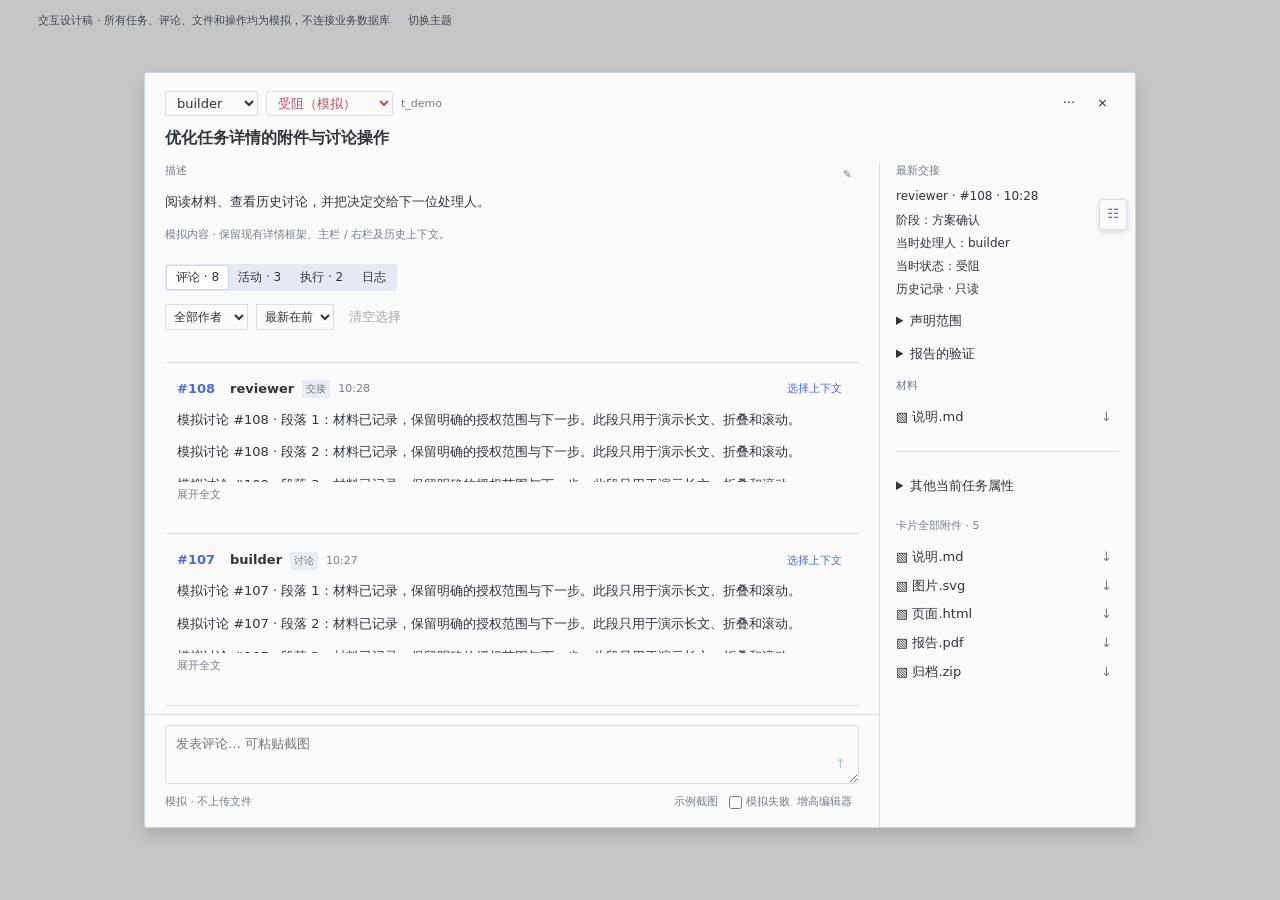
<file: openspec/changes/fix-kanban-discussion-interactions/visual/interaction-v2.html>
<!doctype html>
<html lang="zh-CN"><meta charset="utf-8"><meta name="viewport" content="width=device-width,initial-scale=1"><title>任务详情 · 第二版待确认交互稿</title>
<style>
:root{color-scheme:light;--bg:#fafafa;--text:#30343b;--muted:#777e87;--line:#dadfe7;--accent:#496dce;--soft:#edf2ff}*{box-sizing:border-box}body{margin:0;background:#c6c6c6;color:var(--text);font:13px/1.6 system-ui,sans-serif}button,input,select,textarea{font:inherit;color:inherit}button,select{cursor:pointer}button{border:0;background:transparent;padding:4px 7px}button:hover{background:#edf0f6}button:focus-visible,input:focus-visible,select:focus-visible,textarea:focus-visible{outline:2px solid var(--accent);outline-offset:2px}button:disabled{opacity:.4;cursor:default}.notice{position:fixed;top:8px;left:3vw;color:#414752;font-size:11px}.drawer{width:min(992px,94vw);height:min(84vh,864px);margin:8vh auto;background:var(--bg);border:1px solid #ccd4e8;border-radius:3px;box-shadow:0 8px 16px #0002;display:flex;flex-direction:column;overflow:hidden}header{padding:16px 20px 12px;flex:none}.meta{display:flex;align-items:center;gap:8px}.status{color:#be505b;background:#fce7e8;padding:3px 8px;border-radius:3px}.id,.quiet{color:var(--muted);font-size:11px}.spacer{flex:1}h1{font-size:16px;line-height:1.5;margin:8px 0 0;font-weight:600}.columns{display:flex;flex:1;min-height:0}.main{display:flex;flex-direction:column;min-width:0;flex:1;min-height:0}.scroll{overflow:auto;padding:0 20px 20px;flex:1;min-height:0}.label{color:var(--muted);font-size:11px;margin:0 0 8px}section{margin-bottom:20px}aside{width:256px;flex:none;border-left:1px solid var(--line);padding:0 16px 20px;overflow:auto}.tabs{display:flex;gap:1px;background:#e4e9f4;padding:2px;width:max-content;border-radius:3px;margin-bottom:12px}.tabs button{font-size:12px;padding:2px 9px}.tabs [aria-selected=true]{background:white;box-shadow:0 0 0 1px #ccd5ee;border-radius:2px}.toolbar{display:flex;gap:8px;align-items:center;flex-wrap:wrap;margin-bottom:12px}.toolbar select,.toolbar input{border:1px solid var(--line);background:var(--bg);padding:4px;width:auto;font-size:12px}.toolbar input{width:65px}.floor{border-top:1px solid var(--line);border-left:2px solid transparent;padding:12px 10px 14px;margin:0 0 12px;scroll-margin-top:12px;outline:none}.floor.selected{border-left-color:var(--accent);background:var(--soft)}.floor.located{outline:2px solid var(--accent);outline-offset:-2px}.floor-head{display:flex;align-items:center;gap:8px;margin-bottom:6px}.number{font-weight:600;font-variant-numeric:tabular-nums;color:var(--accent);padding-left:0}.tag{font-size:10px;background:#e9edf3;color:#6f7681;padding:1px 4px}.body{overflow:hidden;max-height:72px;overflow-wrap:anywhere}.body.open{max-height:none}.body p{margin:0 0 12px}.disclosure{font-size:11px;color:var(--muted);padding-left:0}.select-comment{margin-left:auto;color:var(--accent);font-size:11px}.composer{flex:none;border-top:1px solid var(--line);padding:10px 20px 12px;background:var(--bg)}.editor{position:relative}textarea{display:block;width:100%;min-height:42px;max-height:140px;resize:vertical;border:1px solid var(--line);border-radius:3px;background:transparent;padding:8px 42px 8px 10px}#send{position:absolute;right:6px;bottom:6px;color:var(--accent)}.composer-foot{display:flex;align-items:center;margin-top:5px;font-size:11px;color:var(--muted)}.attachment{display:flex;align-items:center;gap:3px}.filename{text-align:left;min-width:0;flex:1;overflow:hidden;text-overflow:ellipsis;white-space:nowrap;padding-left:0}.save{color:var(--muted)}.properties{border-top:1px solid var(--line);padding-top:12px}.assignment{display:flex;align-items:center;gap:8px}.assignment select{border:1px solid var(--line);background:transparent;padding:3px}details{margin:12px 0}summary{cursor:pointer}.context p{margin:4px 0;font-size:12px}.context code{font-size:11px;overflow-wrap:anywhere}#feedback{min-height:18px;color:var(--accent);font-size:11px}dialog{width:min(650px,90vw);border:1px solid var(--line);border-radius:4px;background:var(--bg);padding:18px}dialog::backdrop{background:#0005}dialog h2{margin:0 0 12px;font-size:16px}.dialog-actions{display:flex;justify-content:flex-end;gap:8px;margin-top:14px}.primary{color:var(--accent);background:var(--soft)}#previewBody{max-height:55vh;overflow:auto}#previewBody iframe{width:100%;height:40vh;border:0}#previewBody img{max-width:100%}#previewBody pre{white-space:pre-wrap}body.dark{--bg:#181b21;--text:#d7dce4;--muted:#949ba7;--line:#353c48;--accent:#91aaff;--soft:#222e48;background:#0d1016}.dark button:hover,.dark .tabs{background:#2a303c}.dark .tabs [aria-selected=true]{background:#393f4c}.dark .toolbar input,.dark .toolbar select{color-scheme:dark}.dark .tag{background:#303845;color:#bec6d2}@media(max-width:700px){.drawer{height:90dvh;margin:5dvh auto}.columns{display:flex;flex-direction:column;overflow:auto}.main{display:contents}.scroll{flex:none;overflow:visible;padding-bottom:8px}aside{width:100%;border-left:0;border-top:1px solid var(--line);padding:14px 20px;overflow:visible}.composer{order:2}.columns>.main>.composer{display:none}.drawer>.composer{display:block}.notice{font-size:10px;top:0}header{padding:12px 16px}.floor-head{flex-wrap:wrap}}@media(min-width:701px){.drawer>.composer{display:none}}@media(prefers-reduced-motion:reduce){*{scroll-behavior:auto!important}}

.drawer{position:relative}.meta{flex-wrap:wrap}.meta select{max-width:160px;background:var(--bg);border:1px solid var(--line);padding:3px 7px}
.toc{position:absolute;right:8px;top:126px;z-index:3;display:flex;align-items:flex-start;flex-direction:row-reverse;gap:4px}.toc-trigger{background:var(--bg);box-shadow:0 2px 6px #0002;border:1px solid var(--line);color:var(--accent);border-radius:3px}.toc-panel{background:var(--bg);box-shadow:0 4px 14px #0002;border:1px solid var(--line);padding:10px;width:min(210px,70vw);max-height:40vh;overflow:auto;opacity:0;transform:translateX(8px);transition:opacity 120ms ease,transform 120ms ease;visibility:hidden;pointer-events:none}.toc:hover .toc-panel,.toc:focus-within .toc-panel,.toc[data-open=true] .toc-panel{opacity:1;transform:translateX(0);visibility:visible;pointer-events:auto}.toc:not(:hover):not(:focus-within):not([data-open=true]) .toc-panel{visibility:hidden}.toc-panel input{width:66px;background:var(--bg);border:1px solid var(--line)}.toc-row{display:block;width:100%;text-align:left;white-space:nowrap}.toc-row[aria-current=true]{color:var(--accent);background:var(--soft)}.toc-row.filtered{color:var(--muted)}.pending-images{display:flex;gap:8px;flex-wrap:wrap;max-height:100px;overflow:auto}.pending-images:empty{display:none}.image-chip{display:flex;align-items:center;gap:5px}.image-chip img,.posted-image{height:54px;max-width:90px;object-fit:contain}.paste-error{color:#b34a50}.composer-foot{flex-wrap:wrap}.composer-foot label{display:flex;align-items:center}.composer-foot input{margin:0 4px} .dark .toc-panel,.dark .toc-trigger{background:var(--bg)}
@media(max-width:700px){.toc{top:120px;right:6px}.scroll,aside{padding-right:52px}.toc-panel{max-height:32vh}}
.toc[data-open=false] .toc-panel{opacity:0;transform:translateX(8px);visibility:hidden;pointer-events:none}
@media(prefers-reduced-motion:reduce){.toc-panel{transition:none;transform:none!important}}
</style>
<body><div class="notice">交互设计稿 · 所有任务、评论、文件和操作均为模拟，不连接业务数据库　<button id="theme">切换主题</button></div>
<div class="drawer"><nav class="toc" data-open="false" aria-label="楼层目录"><button class="toc-trigger" id="tocTrigger" aria-label="打开楼层目录" aria-expanded="false" aria-controls="tocPanel">☷</button><div class="toc-panel" id="tocPanel" inert><div class="label">楼层目录</div><label for="jump">跳至 #</label> <input id="jump" type="number" min="1" placeholder="108"><button id="go">定位</button><div id="tocRows"></div></div></nav><header><div class="meta"><select id="assignee" aria-label="当前处理人"><option>builder</option><option>reviewer</option></select><select id="demoStatus" class="status" aria-label="模拟卡片状态"><option value="blocked">受阻（模拟）</option><option value="running">处理中（模拟）</option></select><span class="id">t_demo</span><span class="spacer"></span><button aria-label="任务操作">···</button><button aria-label="关闭详情" onclick="document.getElementById('feedback').textContent='演示：关闭详情；未操作真实卡片'">×</button></div><h1>优化任务详情的附件与讨论操作</h1></header><div class="columns"><main class="main"><div class="scroll" id="scroll"><section><div class="label">描述 <button style="float:right" aria-label="编辑描述" onclick="document.getElementById('feedback').textContent='演示：保留现有描述编辑，不改本次范围'">✎</button></div><p>阅读材料、查看历史讨论，并把决定交给下一位处理人。</p><p class="quiet">模拟内容 · 保留现有详情框架、主栏 / 右栏及历史上下文。</p></section><div class="tabs" role="tablist"><button role="tab" aria-selected="true" data-tab="comments">评论 · 8</button><button role="tab" aria-selected="false" data-tab="activity">活动 · 3</button><button role="tab" aria-selected="false" data-tab="runs">执行 · 2</button><button role="tab" aria-selected="false" data-tab="log">日志</button></div><div id="discussion"><div class="toolbar"><select id="author" aria-label="作者筛选"><option value="">全部作者</option><option>builder</option><option>reviewer</option></select><select id="order" aria-label="评论排序"><option value="newest">最新在前</option><option value="oldest">最早在前</option></select><button id="clear">清空选择</button></div><div id="feedback" role="status" aria-live="polite"></div><div id="floors"></div></div><section id="other" hidden></section></div><div class="composer" id="wideComposer"></div></main><aside><section class="context"><div class="label" id="contextTitle">最新交接</div><p id="contextWho">reviewer · #108 · 10:28</p><p>阶段：方案确认</p><p>当时处理人：builder</p><p>当时状态：受阻</p><p>历史记录 · 只读</p><details><summary>声明范围</summary><p>仅模拟交互，不代表允许实现或发布。</p></details><details><summary>报告的验证</summary><p>本稿只验证设计行为，不是产品验收。</p></details><div class="label">材料</div><div class="attachment"><button class="filename" data-file="说明.md">▧ 说明.md</button><button class="save" data-save="说明.md" aria-label="保存 说明.md">↓</button></div></section><section class="properties"><details><summary>其他当前任务属性</summary><p>优先级：普通</p><p class="quiet">工作目录：/模拟/工作目录</p><p>模型：按处理人默认设置</p></details></section><section><div class="label">卡片全部附件 · 5</div><div id="files"></div></section></aside></div><div class="composer" id="narrowComposer"></div></div>
<dialog id="preview"><div class="meta"><h2 id="previewTitle"></h2><span class="spacer"></span><button id="closePreview" aria-label="关闭预览">×</button></div><div id="previewBody"></div><div class="dialog-actions"><button id="failPreview">模拟读取失败</button><button id="retryPreview" hidden>重试</button><button id="savePreview">另存为</button></div></dialog>
<dialog id="confirm"><h2>目标被筛选隐藏</h2><p>显示全部作者后定位，不更改已选上下文。</p><div class="dialog-actions"><button id="cancelConfirm">取消</button><button class="primary" id="acceptConfirm">显示全部并定位</button></div></dialog>
<script>
const $=s=>document.querySelector(s);let selected=null,expanded=new Set(),target=null,currentFile='',previousAssignee='builder',confirmation=null;
const comments=Array.from({length:8},(_,i)=>({id:101+i,author:i%2?'reviewer':'builder',body:Array.from({length:14},(_,n)=>`<p>模拟讨论 #${101+i} · 段落 ${n+1}：材料已记录，保留明确的授权范围与下一步。此段只用于演示长文、折叠和滚动。</p>`).join('')}));
function render(){renderToc();const rows=comments.filter(c=>!$('#author').value||c.author===$('#author').value).sort((a,b)=>$('#order').value==='oldest'?a.id-b.id:b.id-a.id);$('#floors').innerHTML=rows.map(c=>`<article class="floor ${selected===c.id?'selected':''}" data-id="${c.id}" tabindex="-1"><div class="floor-head"><button class="number" data-locate="${c.id}" aria-label="定位楼层 ${c.id}">#${c.id}</button><strong>${c.author}</strong><span class="tag">${c.id===108?'交接':'讨论'}</span><span class="quiet">10:${c.id-80}</span><button class="select-comment" data-select="${c.id}" aria-pressed="${selected===c.id}">${selected===c.id?'已选上下文':'选择上下文'}</button></div><div id="body-${c.id}" class="body ${expanded.has(c.id)?'open':''}">${c.body}</div><button class="disclosure" data-toggle="${c.id}" aria-controls="body-${c.id}" aria-expanded="${expanded.has(c.id)}">${expanded.has(c.id)?'收起':'展开全文'}</button></article>`).join('');$('#clear').disabled=selected===null;$('#contextTitle').textContent=selected?'所选上下文':'最新交接';const c=comments.find(c=>c.id===(selected||108));$('#contextWho').textContent=`${c.author} · #${c.id} · 10:${c.id-80}`}
function locate(id){const c=comments.find(c=>c.id===id);if(!c){$('#feedback').textContent=`没有 #${id}，检查编号后重试`;return}if($('#author').value&&$('#author').value!==c.author){target=id;$('#confirm h2').textContent=`#${id} 被筛选隐藏`;$('#confirm p').textContent='显示全部作者后定位，不更改已选上下文。';$('#acceptConfirm').textContent='显示全部并定位';confirmation=()=>{$('#author').value='';locate(id)};$('#confirm').showModal();return}expanded.add(id);showTab('comments');render();const row=$(`[data-id="${id}"]`);row.classList.add('located');row.scrollIntoView({block:'start',behavior:'instant'});row.focus({preventScroll:true});$('#feedback').textContent=`已定位 #${id}`;document.querySelectorAll('[data-toc]').forEach(b=>b.setAttribute('aria-current',+b.dataset.toc===id));closeToc()}
$('#floors').onclick=e=>{const b=e.target.closest('button');if(!b)return;if(b.dataset.toggle){const id=+b.dataset.toggle;expanded.has(id)?expanded.delete(id):expanded.add(id);const body=$('#body-'+id);body.classList.toggle('open',expanded.has(id));b.textContent=expanded.has(id)?'收起':'展开全文';b.setAttribute('aria-expanded',expanded.has(id));return}if(b.dataset.select){selected=selected===+b.dataset.select?null:+b.dataset.select;render()}if(b.dataset.locate)locate(+b.dataset.locate)};
$('#author').onchange=()=>{if(selected&&comments.find(c=>c.id===selected).author!==$('#author').value&&$('#author').value)selected=null;render()};$('#order').onchange=render;$('#clear').onclick=()=>{selected=null;render()};$('#go').onclick=()=>locate(+$('#jump').value);$('#jump').onkeydown=e=>{if(e.key==='Enter')locate(+$('#jump').value)};$('#cancelConfirm').onclick=()=>{$('#confirm').close();$('#assignee').value=previousAssignee};$('#acceptConfirm').onclick=()=>{$('#confirm').close();confirmation?.()};$('#confirm').addEventListener('cancel',()=>{$('#assignee').value=previousAssignee});
function showTab(tab){document.querySelectorAll('[data-tab]').forEach(b=>b.setAttribute('aria-selected',b.dataset.tab===tab));$('#discussion').hidden=tab!=='comments';$('#other').hidden=tab==='comments';$('#other').textContent={activity:'模拟活动：创建 → 请求批准 → 等待决定',runs:'模拟执行：2 次记录。保留现有运行信息。',log:'模拟日志：只在查看时读取；此稿无真实请求。'}[tab]||''}document.querySelectorAll('[data-tab]').forEach(b=>b.onclick=()=>showTab(b.dataset.tab));
const names=['说明.md','图片.svg','页面.html','报告.pdf','归档.zip'];$('#files').innerHTML=names.map(n=>`<div class="attachment"><button class="filename" data-file="${n}">▧ ${n}</button><button class="save" data-save="${n}" aria-label="保存 ${n}">↓</button></div>`).join('');
function data(n){return n.endsWith('.svg')?'<svg xmlns="http://www.w3.org/2000/svg" width="360" height="180"><rect width="360" height="180" fill="#edf2ff"/><text x="30" y="90" font-size="22">模拟图片附件</text></svg>':n.endsWith('.html')?'<!doctype html><meta charset="utf-8"><h1>模拟 HTML 附件</h1><p>本演示预览不执行文件脚本、不访问网络。</p>':'模拟附件材料，仅供设计演示，不是真实 PDF / ZIP 文件。'}
function save(n){const blob=new Blob([data(n)],{type:n.endsWith('.svg')?'image/svg+xml':n.endsWith('.html')?'text/html':'text/plain'});const url=URL.createObjectURL(blob);const a=document.createElement('a');a.href=url;a.download=n.endsWith('.pdf')||n.endsWith('.zip')?n+'.模拟.txt':n;a.click();setTimeout(()=>URL.revokeObjectURL(url),1000);$('#feedback').textContent='模拟保存已请求；是否保存或取消由浏览器决定'}
function openFile(n){currentFile=n;$('#previewTitle').textContent=n+' · 模拟附件';$('#retryPreview').hidden=true;$('#previewBody').replaceChildren();if(n.endsWith('.html')){const f=document.createElement('iframe');f.setAttribute('sandbox','');f.srcdoc='<meta http-equiv="Content-Security-Policy" content="default-src \'none\'; style-src \'unsafe-inline\'">'+data(n);$('#previewBody').append(f)}else if(n.endsWith('.svg')){const im=document.createElement('img');im.alt='模拟图片附件';im.src='data:image/svg+xml,'+encodeURIComponent(data(n));$('#previewBody').append(im)}else{const p=document.createElement('pre');p.textContent=n.endsWith('.pdf')?'模拟 PDF 预览位置；真实产品将复用已有 PDF 阅读器，此稿不伪造 PDF 成功。':n.endsWith('.zip')?'此类型不能预览。可选择另存为；不会自动打开系统程序。':'# 模拟说明\n\n材料只用于确认交互，不代表产品已实现。';$('#previewBody').append(p)}if(!$('#preview').open)$('#preview').showModal()}
document.addEventListener('click',e=>{const b=e.target.closest('button');if(b?.dataset.file)openFile(b.dataset.file);if(b?.dataset.save)save(b.dataset.save)});$('#closePreview').onclick=()=>$('#preview').close();$('#savePreview').onclick=()=>save(currentFile);$('#failPreview').onclick=()=>{$('#previewBody').textContent='读取失败（模拟）。可以重试或关闭，原讨论位置仍保留。';$('#retryPreview').hidden=false};$('#retryPreview').onclick=()=>openFile(currentFile);
$('#assignee').onchange=()=>{const next=$('#assignee').value;const apply=()=>{previousAssignee=next;$('#feedback').textContent=`模拟分配给 ${next}；不改变真实任务和批准范围`};if($('#demoStatus').value==='running'){$('#confirm h2').textContent='停止当前处理并重新分配？';$('#confirm p').textContent='这不是预约下一阶段：当前处理将停止，之后仍按任务规则安排。';$('#acceptConfirm').textContent='停止并重新分配';confirmation=apply;$('#confirm').showModal()}else apply()};$('#theme').onclick=()=>document.body.classList.toggle('dark');
let draft='',images=[],imageSerial=0;
const escapeHtml=s=>s.replace(/[&<>"']/g,c=>({'&':'&amp;','<':'&lt;','>':'&gt;','"':'&quot;',"'":'&#39;'}[c]));
function composerMarkup(){return '<div class="pending-images"></div><div class="editor"><textarea aria-label="发表评论" placeholder="发表评论… 可粘贴截图"></textarea><button aria-label="发表模拟评论" class="sendButton" style="position:absolute;right:6px;bottom:6px;color:var(--accent)" disabled>↑</button></div><div class="paste-error" role="status"></div><div class="composer-foot"><span>模拟 · 不上传文件</span><span class="spacer"></span><button class="demo-image">示例截图</button><label><input type="checkbox" class="fail-upload">模拟失败</label><button class="grow">增高编辑器</button></div>'}
function syncDraft(){document.querySelectorAll('textarea').forEach(t=>{if(t.value!==draft)t.value=draft});document.querySelectorAll('.sendButton').forEach(b=>b.disabled=!draft.trim()&&!images.length);document.querySelectorAll('.pending-images').forEach(el=>{el.replaceChildren();for(const im of images){const chip=document.createElement('div');chip.className='image-chip';const img=document.createElement('img');img.src=im.url;img.alt=im.name;const text=document.createElement('span');text.textContent=im.name;const remove=document.createElement('button');remove.textContent='×';remove.setAttribute('aria-label','移除 '+im.name);remove.onclick=()=>{images=images.filter(i=>i.id!==im.id);syncDraft()};chip.append(img,text,remove);el.append(chip)}})}
function addImage(file){if(file.size>25*1024*1024){document.querySelectorAll('.paste-error').forEach(e=>e.textContent='图片超过25 MB，未加入；原草稿保留');return}const reader=new FileReader();reader.onload=()=>{images.push({id:++imageSerial,name:file.name||'剪贴板图片.png',url:reader.result});syncDraft()};reader.readAsDataURL(file)}
function renderToc(){const rows=[...comments].sort((a,b)=>$('#order').value==='oldest'?a.id-b.id:b.id-a.id);$('#tocRows').innerHTML=rows.map(c=>`<button class="toc-row ${$('#author').value&&$('#author').value!==c.author?'filtered':''}" data-toc="${c.id}">#${c.id} · ${c.author}${$('#author').value&&$('#author').value!==c.author?' · 已隐藏':''}</button>`).join('')}
const toc=$('.toc'),panel=$('#tocPanel');let tocPinned=false;
function setToc(open){panel.inert=!open;toc.dataset.open=String(open);$('#tocTrigger').setAttribute('aria-expanded',String(open))}
function closeToc(){tocPinned=false;toc.dataset.open='false';setToc(false)}
toc.onmouseenter=()=>setToc(true);toc.onmouseleave=()=>{if(!tocPinned&&!toc.contains(document.activeElement))setToc(false)};toc.onfocusin=()=>setToc(true);toc.onfocusout=e=>{if(!tocPinned&&!toc.contains(e.relatedTarget)&&!toc.matches(':hover'))setToc(false)};
$('#tocTrigger').onclick=()=>{tocPinned=!tocPinned;toc.dataset.open=String(tocPinned);setToc(tocPinned||toc.matches(':hover'))};toc.onkeydown=e=>{if(e.key==='Escape'){e.stopPropagation();$('#tocTrigger').focus();closeToc()}};$('#tocRows').onclick=e=>{const b=e.target.closest('[data-toc]');if(b)locate(+b.dataset.toc)};
['wideComposer','narrowComposer'].forEach(id=>{const c=$('#'+id);c.innerHTML=composerMarkup();const editor=c.querySelector('textarea');editor.oninput=e=>{draft=e.target.value;syncDraft()};editor.onpaste=e=>{const items=[...(e.clipboardData?.items||[])];let files=items.filter(i=>i.kind==='file'&&i.type.startsWith('image/')).map(i=>i.getAsFile()).filter(Boolean);if(!files.length)files=[...(e.clipboardData?.files||[])].filter(f=>f.type.startsWith('image/'));if(!files.length)return;e.preventDefault();files.forEach(addImage);const text=e.clipboardData.getData('text/plain');if(text){const a=editor.selectionStart,b=editor.selectionEnd;draft=draft.slice(0,a)+text+draft.slice(b);syncDraft()}};
c.querySelector('.demo-image').onclick=()=>addImage(new File(['<svg xmlns="http://www.w3.org/2000/svg" width="160" height="90"><rect width="160" height="90" fill="#edf2ff"/><text x="12" y="48" font-size="14">模拟截图</text></svg>'],'示例截图.svg',{type:'image/svg+xml'}));c.querySelector('.grow').onclick=()=>document.querySelectorAll('textarea').forEach(t=>t.style.height=t.style.height==='140px'?'42px':'140px');c.querySelector('.fail-upload').onchange=e=>document.querySelectorAll('.fail-upload').forEach(t=>t.checked=e.target.checked);
c.querySelector('.sendButton').onclick=()=>{if(!draft.trim()&&!images.length)return;if(c.querySelector('.fail-upload').checked){document.querySelectorAll('.paste-error').forEach(e=>e.textContent='模拟上传失败；文字和图片保留，关闭“模拟失败”后重试');return}const next=Math.max(...comments.map(c=>c.id))+1;comments.push({id:next,author:'desktop',body:(draft?'<p>'+escapeHtml(draft)+'</p>':'')+images.map(im=>'<p><img class="posted-image" src="'+im.url+'" alt="'+escapeHtml(im.name)+'"><span>'+escapeHtml(im.name)+'</span></p>').join('')});expanded.add(next);draft='';images=[];syncDraft();document.querySelectorAll('.paste-error').forEach(e=>e.textContent='');render();locate(next);$('#feedback').textContent='模拟发表成功（仅本页），没有上传或写入真实卡片'}});render();
</script></body></html>
</file>
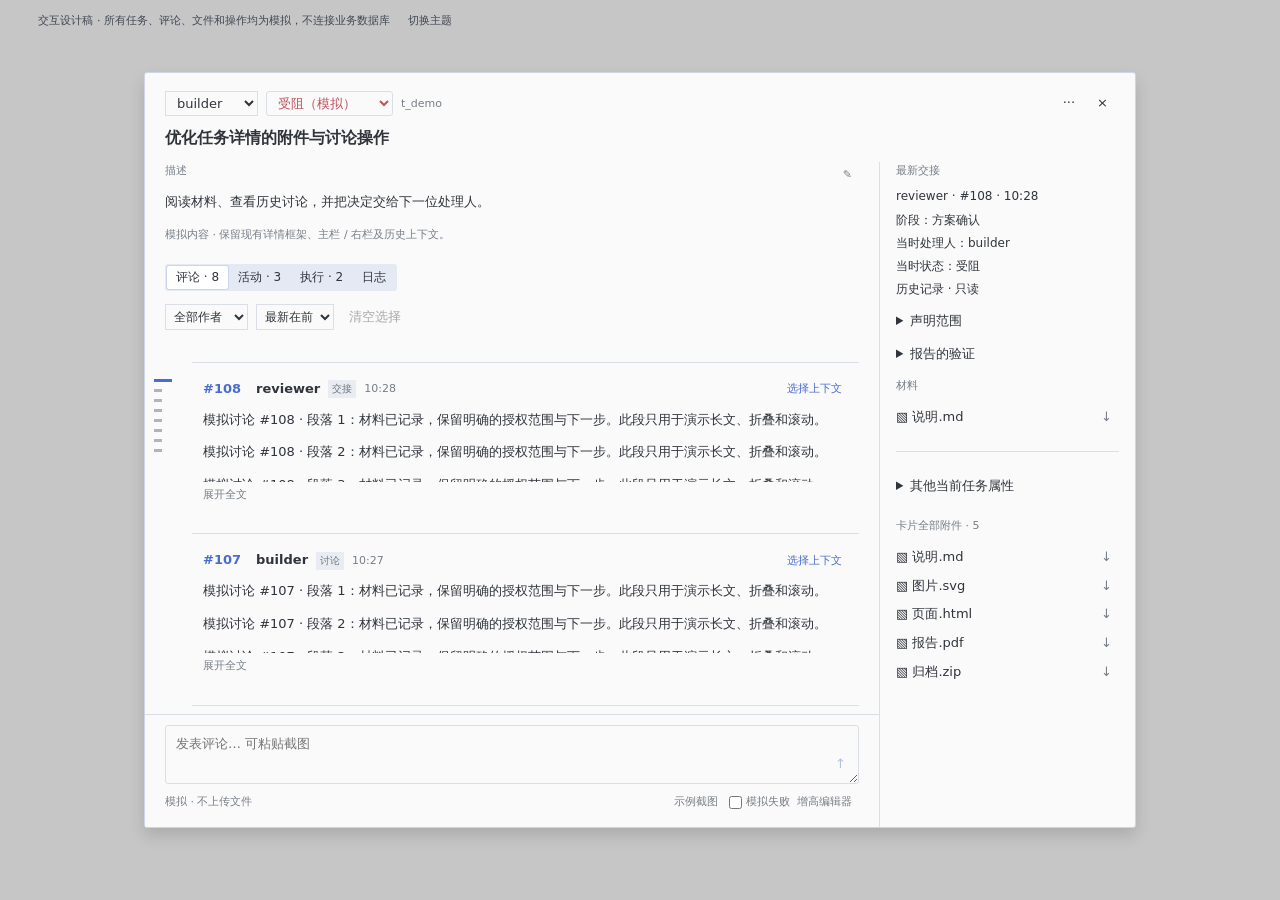
<file: openspec/changes/fix-kanban-discussion-interactions/visual/interaction-v3.html>
<!doctype html>
<html lang="zh-CN"><meta charset="utf-8"><meta name="viewport" content="width=device-width,initial-scale=1"><title>任务详情 · 第三版待确认交互稿</title>
<style>
:root{color-scheme:light;--bg:#fafafa;--text:#30343b;--muted:#777e87;--line:#dadfe7;--accent:#496dce;--soft:#edf2ff}*{box-sizing:border-box}body{margin:0;background:#c6c6c6;color:var(--text);font:13px/1.6 system-ui,sans-serif}button,input,select,textarea{font:inherit;color:inherit}button,select{cursor:pointer}button{border:0;background:transparent;padding:4px 7px}button:hover{background:#edf0f6}button:focus-visible,input:focus-visible,select:focus-visible,textarea:focus-visible{outline:2px solid var(--accent);outline-offset:2px}button:disabled{opacity:.4;cursor:default}.notice{position:fixed;top:8px;left:3vw;color:#414752;font-size:11px}.drawer{width:min(992px,94vw);height:min(84vh,864px);margin:8vh auto;background:var(--bg);border:1px solid #ccd4e8;border-radius:3px;box-shadow:0 8px 16px #0002;display:flex;flex-direction:column;overflow:hidden}header{padding:16px 20px 12px;flex:none}.meta{display:flex;align-items:center;gap:8px}.status{color:#be505b;background:#fce7e8;padding:3px 8px;border-radius:3px}.id,.quiet{color:var(--muted);font-size:11px}.spacer{flex:1}h1{font-size:16px;line-height:1.5;margin:8px 0 0;font-weight:600}.columns{display:flex;flex:1;min-height:0}.main{display:flex;flex-direction:column;min-width:0;flex:1;min-height:0}.scroll{overflow:auto;padding:0 20px 20px;flex:1;min-height:0}.label{color:var(--muted);font-size:11px;margin:0 0 8px}section{margin-bottom:20px}aside{width:256px;flex:none;border-left:1px solid var(--line);padding:0 16px 20px;overflow:auto}.tabs{display:flex;gap:1px;background:#e4e9f4;padding:2px;width:max-content;border-radius:3px;margin-bottom:12px}.tabs button{font-size:12px;padding:2px 9px}.tabs [aria-selected=true]{background:white;box-shadow:0 0 0 1px #ccd5ee;border-radius:2px}.toolbar{display:flex;gap:8px;align-items:center;flex-wrap:wrap;margin-bottom:12px}.toolbar select,.toolbar input{border:1px solid var(--line);background:var(--bg);padding:4px;width:auto;font-size:12px}.toolbar input{width:65px}.floor{border-top:1px solid var(--line);border-left:2px solid transparent;padding:12px 10px 14px;margin:0 0 12px;scroll-margin-top:12px;outline:none}.floor.selected{border-left-color:var(--accent);background:var(--soft)}.floor.located{outline:2px solid var(--accent);outline-offset:-2px}.floor-head{display:flex;align-items:center;gap:8px;margin-bottom:6px}.number{font-weight:600;font-variant-numeric:tabular-nums;color:var(--accent);padding-left:0}.tag{font-size:10px;background:#e9edf3;color:#6f7681;padding:1px 4px}.body{overflow:hidden;max-height:72px;overflow-wrap:anywhere}.body.open{max-height:none}.body p{margin:0 0 12px}.disclosure{font-size:11px;color:var(--muted);padding-left:0}.select-comment{margin-left:auto;color:var(--accent);font-size:11px}.composer{flex:none;border-top:1px solid var(--line);padding:10px 20px 12px;background:var(--bg)}.editor{position:relative}textarea{display:block;width:100%;min-height:42px;max-height:140px;resize:vertical;border:1px solid var(--line);border-radius:3px;background:transparent;padding:8px 42px 8px 10px}#send{position:absolute;right:6px;bottom:6px;color:var(--accent)}.composer-foot{display:flex;align-items:center;margin-top:5px;font-size:11px;color:var(--muted)}.attachment{display:flex;align-items:center;gap:3px}.filename{text-align:left;min-width:0;flex:1;overflow:hidden;text-overflow:ellipsis;white-space:nowrap;padding-left:0}.save{color:var(--muted)}.properties{border-top:1px solid var(--line);padding-top:12px}.assignment{display:flex;align-items:center;gap:8px}.assignment select{border:1px solid var(--line);background:transparent;padding:3px}details{margin:12px 0}summary{cursor:pointer}.context p{margin:4px 0;font-size:12px}.context code{font-size:11px;overflow-wrap:anywhere}#feedback{min-height:18px;color:var(--accent);font-size:11px}dialog{width:min(650px,90vw);border:1px solid var(--line);border-radius:4px;background:var(--bg);padding:18px}dialog::backdrop{background:#0005}dialog h2{margin:0 0 12px;font-size:16px}.dialog-actions{display:flex;justify-content:flex-end;gap:8px;margin-top:14px}.primary{color:var(--accent);background:var(--soft)}#previewBody{max-height:55vh;overflow:auto}#previewBody iframe{width:100%;height:40vh;border:0}#previewBody img{max-width:100%}#previewBody pre{white-space:pre-wrap}body.dark{--bg:#181b21;--text:#d7dce4;--muted:#949ba7;--line:#353c48;--accent:#91aaff;--soft:#222e48;background:#0d1016}.dark button:hover,.dark .tabs{background:#2a303c}.dark .tabs [aria-selected=true]{background:#393f4c}.dark .toolbar input,.dark .toolbar select{color-scheme:dark}.dark .tag{background:#303845;color:#bec6d2}@media(max-width:700px){.drawer{height:90dvh;margin:5dvh auto}.columns{display:flex;flex-direction:column;overflow:auto}.main{display:contents}.scroll{flex:none;overflow:visible;padding-bottom:8px}aside{width:100%;border-left:0;border-top:1px solid var(--line);padding:14px 20px;overflow:visible}.composer{order:2}.columns>.main>.composer{display:none}.drawer>.composer{display:block}.notice{font-size:10px;top:0}header{padding:12px 16px}.floor-head{flex-wrap:wrap}}@media(min-width:701px){.drawer>.composer{display:none}}@media(prefers-reduced-motion:reduce){*{scroll-behavior:auto!important}}

.drawer{position:relative}.meta{flex-wrap:wrap}.meta select{max-width:160px;background:var(--bg);border:1px solid var(--line);padding:3px 7px}
.toc{position:absolute;left:0;top:0;z-index:3;display:flex;align-items:center;gap:6px}.toc[hidden]{display:none}.toc-trigger{width:24px;padding:8px 4px;display:flex;flex-direction:column;align-items:flex-start;gap:7px;background:transparent;border:0;border-radius:3px}.toc-trigger:hover{background:var(--soft)}.toc-mark{display:block;height:3px;width:8px;background:var(--muted);opacity:.55;transition:width 120ms ease,opacity 120ms ease}.toc-mark.current{width:18px;background:var(--accent);opacity:1}.toc-mark.filtered{opacity:.25}.toc-panel{background:var(--bg);box-shadow:0 4px 14px #0002;border:1px solid var(--line);border-radius:8px;padding:10px;width:min(260px,70vw);max-height:40vh;overflow:auto;opacity:0;transform:translateX(-6px);transition:opacity 120ms ease,transform 120ms ease;visibility:hidden;pointer-events:none}.toc[data-open=true] .toc-panel{opacity:1;transform:translateX(0);visibility:visible;pointer-events:auto}.toc-panel input{width:66px;background:var(--bg);border:1px solid var(--line)}.toc-row{display:block;width:100%;text-align:left;white-space:nowrap}.toc-row[aria-current=true]{color:var(--accent);background:var(--soft)}.toc-row.filtered{color:var(--muted)}.toc-preview{border-bottom:1px solid var(--line);margin-bottom:8px;padding-bottom:8px}.toc-preview p{margin:3px 0 0;font-size:11px;color:var(--muted);display:-webkit-box;-webkit-line-clamp:2;-webkit-box-orient:vertical;overflow:hidden}#floors{margin-left:26px}
.pending-images{display:flex;gap:8px;flex-wrap:wrap;max-height:100px;overflow:auto}.pending-images:empty{display:none}.image-chip{display:flex;align-items:center;gap:5px}.image-chip img,.posted-image{height:54px;max-width:90px;object-fit:contain}.paste-error{color:#b34a50}.composer-foot{flex-wrap:wrap}.composer-foot label{display:flex;align-items:center}.composer-foot input{margin:0 4px} .dark .toc-panel,.dark .toc-trigger{background:var(--bg)}
@media(max-width:700px){.toc-panel{max-height:32vh;width:min(250px,70vw)}#floors{margin-left:24px}}
.toc[data-open=false] .toc-panel{opacity:0;transform:translateX(-6px);visibility:hidden;pointer-events:none}
@media(prefers-reduced-motion:reduce){.toc-panel,.toc-mark{transition:none;transform:none!important}}
.toc-panel{position:absolute;left:30px;top:0}
</style>
<body><div class="notice">交互设计稿 · 所有任务、评论、文件和操作均为模拟，不连接业务数据库　<button id="theme">切换主题</button></div>
<div class="drawer"><nav class="toc" data-open="false" aria-label="楼层目录"><button class="toc-trigger" id="tocTrigger" aria-label="打开楼层目录" aria-expanded="false" aria-controls="tocPanel"><span id="tocMarks" aria-hidden="true"></span></button><div class="toc-panel" id="tocPanel" inert><div class="toc-preview"><strong id="tocPreviewTitle">楼层目录</strong><p id="tocPreviewBody"></p></div><label for="jump">跳至 #</label> <input id="jump" type="number" min="1" placeholder="108"><button id="go">定位</button><div id="tocRows"></div></div></nav><header><div class="meta"><select id="assignee" aria-label="当前处理人"><option>builder</option><option>reviewer</option></select><select id="demoStatus" class="status" aria-label="模拟卡片状态"><option value="blocked">受阻（模拟）</option><option value="running">处理中（模拟）</option></select><span class="id">t_demo</span><span class="spacer"></span><button aria-label="任务操作">···</button><button aria-label="关闭详情" onclick="document.getElementById('feedback').textContent='演示：关闭详情；未操作真实卡片'">×</button></div><h1>优化任务详情的附件与讨论操作</h1></header><div class="columns"><main class="main"><div class="scroll" id="scroll"><section><div class="label">描述 <button style="float:right" aria-label="编辑描述" onclick="document.getElementById('feedback').textContent='演示：保留现有描述编辑，不改本次范围'">✎</button></div><p>阅读材料、查看历史讨论，并把决定交给下一位处理人。</p><p class="quiet">模拟内容 · 保留现有详情框架、主栏 / 右栏及历史上下文。</p></section><div class="tabs" role="tablist"><button role="tab" aria-selected="true" data-tab="comments">评论 · 8</button><button role="tab" aria-selected="false" data-tab="activity">活动 · 3</button><button role="tab" aria-selected="false" data-tab="runs">执行 · 2</button><button role="tab" aria-selected="false" data-tab="log">日志</button></div><div id="discussion"><div class="toolbar"><select id="author" aria-label="作者筛选"><option value="">全部作者</option><option>builder</option><option>reviewer</option></select><select id="order" aria-label="评论排序"><option value="newest">最新在前</option><option value="oldest">最早在前</option></select><button id="clear">清空选择</button></div><div id="feedback" role="status" aria-live="polite"></div><div id="floors"></div></div><section id="other" hidden></section></div><div class="composer" id="wideComposer"></div></main><aside><section class="context"><div class="label" id="contextTitle">最新交接</div><p id="contextWho">reviewer · #108 · 10:28</p><p>阶段：方案确认</p><p>当时处理人：builder</p><p>当时状态：受阻</p><p>历史记录 · 只读</p><details><summary>声明范围</summary><p>仅模拟交互，不代表允许实现或发布。</p></details><details><summary>报告的验证</summary><p>本稿只验证设计行为，不是产品验收。</p></details><div class="label">材料</div><div class="attachment"><button class="filename" data-file="说明.md">▧ 说明.md</button><button class="save" data-save="说明.md" aria-label="保存 说明.md">↓</button></div></section><section class="properties"><details><summary>其他当前任务属性</summary><p>优先级：普通</p><p class="quiet">工作目录：/模拟/工作目录</p><p>模型：按处理人默认设置</p></details></section><section><div class="label">卡片全部附件 · 5</div><div id="files"></div></section></aside></div><div class="composer" id="narrowComposer"></div></div>
<dialog id="preview"><div class="meta"><h2 id="previewTitle"></h2><span class="spacer"></span><button id="closePreview" aria-label="关闭预览">×</button></div><div id="previewBody"></div><div class="dialog-actions"><button id="failPreview">模拟读取失败</button><button id="retryPreview" hidden>重试</button><button id="savePreview">另存为</button></div></dialog>
<dialog id="confirm"><h2>目标被筛选隐藏</h2><p>显示全部作者后定位，不更改已选上下文。</p><div class="dialog-actions"><button id="cancelConfirm">取消</button><button class="primary" id="acceptConfirm">显示全部并定位</button></div></dialog>
<script>
const $=s=>document.querySelector(s);let selected=null,expanded=new Set(),target=null,currentFile='',previousAssignee='builder',confirmation=null;
const comments=Array.from({length:8},(_,i)=>({id:101+i,author:i%2?'reviewer':'builder',body:Array.from({length:14},(_,n)=>`<p>模拟讨论 #${101+i} · 段落 ${n+1}：材料已记录，保留明确的授权范围与下一步。此段只用于演示长文、折叠和滚动。</p>`).join('')}));
function render(){renderToc();requestAnimationFrame(updateTocPosition);const rows=comments.filter(c=>!$('#author').value||c.author===$('#author').value).sort((a,b)=>$('#order').value==='oldest'?a.id-b.id:b.id-a.id);$('#floors').innerHTML=rows.map(c=>`<article class="floor ${selected===c.id?'selected':''}" data-id="${c.id}" tabindex="-1"><div class="floor-head"><button class="number" data-locate="${c.id}" aria-label="定位楼层 ${c.id}">#${c.id}</button><strong>${c.author}</strong><span class="tag">${c.id===108?'交接':'讨论'}</span><span class="quiet">10:${c.id-80}</span><button class="select-comment" data-select="${c.id}" aria-pressed="${selected===c.id}">${selected===c.id?'已选上下文':'选择上下文'}</button></div><div id="body-${c.id}" class="body ${expanded.has(c.id)?'open':''}">${c.body}</div><button class="disclosure" data-toggle="${c.id}" aria-controls="body-${c.id}" aria-expanded="${expanded.has(c.id)}">${expanded.has(c.id)?'收起':'展开全文'}</button></article>`).join('');$('#clear').disabled=selected===null;$('#contextTitle').textContent=selected?'所选上下文':'最新交接';const c=comments.find(c=>c.id===(selected||108));$('#contextWho').textContent=`${c.author} · #${c.id} · 10:${c.id-80}`}
function locate(id){const c=comments.find(c=>c.id===id);if(!c){$('#feedback').textContent=`没有 #${id}，检查编号后重试`;return}if($('#author').value&&$('#author').value!==c.author){target=id;$('#confirm h2').textContent=`#${id} 被筛选隐藏`;$('#confirm p').textContent='显示全部作者后定位，不更改已选上下文。';$('#acceptConfirm').textContent='显示全部并定位';confirmation=()=>{$('#author').value='';locate(id)};$('#confirm').showModal();return}expanded.add(id);showTab('comments');render();const row=$(`[data-id="${id}"]`);row.classList.add('located');row.scrollIntoView({block:'start',behavior:'instant'});row.focus({preventScroll:true});$('#feedback').textContent=`已定位 #${id}`;document.querySelectorAll('[data-toc]').forEach(b=>b.setAttribute('aria-current',+b.dataset.toc===id));closeToc();requestAnimationFrame(updateTocPosition)}
$('#floors').onclick=e=>{const b=e.target.closest('button');if(!b)return;if(b.dataset.toggle){const id=+b.dataset.toggle;expanded.has(id)?expanded.delete(id):expanded.add(id);const body=$('#body-'+id);body.classList.toggle('open',expanded.has(id));b.textContent=expanded.has(id)?'收起':'展开全文';b.setAttribute('aria-expanded',expanded.has(id));return}if(b.dataset.select){selected=selected===+b.dataset.select?null:+b.dataset.select;render()}if(b.dataset.locate)locate(+b.dataset.locate)};
$('#author').onchange=()=>{if(selected&&comments.find(c=>c.id===selected).author!==$('#author').value&&$('#author').value)selected=null;render()};$('#order').onchange=render;$('#clear').onclick=()=>{selected=null;render()};$('#go').onclick=()=>locate(+$('#jump').value);$('#jump').onkeydown=e=>{if(e.key==='Enter')locate(+$('#jump').value)};$('#cancelConfirm').onclick=()=>{$('#confirm').close();$('#assignee').value=previousAssignee};$('#acceptConfirm').onclick=()=>{$('#confirm').close();confirmation?.()};$('#confirm').addEventListener('cancel',()=>{$('#assignee').value=previousAssignee});
function showTab(tab){document.querySelectorAll('[data-tab]').forEach(b=>b.setAttribute('aria-selected',b.dataset.tab===tab));$('#discussion').hidden=tab!=='comments';$('#other').hidden=tab==='comments';$('#other').textContent={activity:'模拟活动：创建 → 请求批准 → 等待决定',runs:'模拟执行：2 次记录。保留现有运行信息。',log:'模拟日志：只在查看时读取；此稿无真实请求。'}[tab]||'';requestAnimationFrame(updateTocPosition)}document.querySelectorAll('[data-tab]').forEach(b=>b.onclick=()=>showTab(b.dataset.tab));
const names=['说明.md','图片.svg','页面.html','报告.pdf','归档.zip'];$('#files').innerHTML=names.map(n=>`<div class="attachment"><button class="filename" data-file="${n}">▧ ${n}</button><button class="save" data-save="${n}" aria-label="保存 ${n}">↓</button></div>`).join('');
function data(n){return n.endsWith('.svg')?'<svg xmlns="http://www.w3.org/2000/svg" width="360" height="180"><rect width="360" height="180" fill="#edf2ff"/><text x="30" y="90" font-size="22">模拟图片附件</text></svg>':n.endsWith('.html')?'<!doctype html><meta charset="utf-8"><h1>模拟 HTML 附件</h1><p>本演示预览不执行文件脚本、不访问网络。</p>':'模拟附件材料，仅供设计演示，不是真实 PDF / ZIP 文件。'}
function save(n){const blob=new Blob([data(n)],{type:n.endsWith('.svg')?'image/svg+xml':n.endsWith('.html')?'text/html':'text/plain'});const url=URL.createObjectURL(blob);const a=document.createElement('a');a.href=url;a.download=n.endsWith('.pdf')||n.endsWith('.zip')?n+'.模拟.txt':n;a.click();setTimeout(()=>URL.revokeObjectURL(url),1000);$('#feedback').textContent='模拟保存已请求；是否保存或取消由浏览器决定'}
function openFile(n){currentFile=n;$('#previewTitle').textContent=n+' · 模拟附件';$('#retryPreview').hidden=true;$('#previewBody').replaceChildren();if(n.endsWith('.html')){const f=document.createElement('iframe');f.setAttribute('sandbox','');f.srcdoc='<meta http-equiv="Content-Security-Policy" content="default-src \'none\'; style-src \'unsafe-inline\'">'+data(n);$('#previewBody').append(f)}else if(n.endsWith('.svg')){const im=document.createElement('img');im.alt='模拟图片附件';im.src='data:image/svg+xml,'+encodeURIComponent(data(n));$('#previewBody').append(im)}else{const p=document.createElement('pre');p.textContent=n.endsWith('.pdf')?'模拟 PDF 预览位置；真实产品将复用已有 PDF 阅读器，此稿不伪造 PDF 成功。':n.endsWith('.zip')?'此类型不能预览。可选择另存为；不会自动打开系统程序。':'# 模拟说明\n\n材料只用于确认交互，不代表产品已实现。';$('#previewBody').append(p)}if(!$('#preview').open)$('#preview').showModal()}
document.addEventListener('click',e=>{const b=e.target.closest('button');if(b?.dataset.file)openFile(b.dataset.file);if(b?.dataset.save)save(b.dataset.save)});$('#closePreview').onclick=()=>$('#preview').close();$('#savePreview').onclick=()=>save(currentFile);$('#failPreview').onclick=()=>{$('#previewBody').textContent='读取失败（模拟）。可以重试或关闭，原讨论位置仍保留。';$('#retryPreview').hidden=false};$('#retryPreview').onclick=()=>openFile(currentFile);
$('#assignee').onchange=()=>{const next=$('#assignee').value;const apply=()=>{previousAssignee=next;$('#feedback').textContent=`模拟分配给 ${next}；不改变真实任务和批准范围`};if($('#demoStatus').value==='running'){$('#confirm h2').textContent='停止当前处理并重新分配？';$('#confirm p').textContent='这不是预约下一阶段：当前处理将停止，之后仍按任务规则安排。';$('#acceptConfirm').textContent='停止并重新分配';confirmation=apply;$('#confirm').showModal()}else apply()};$('#theme').onclick=()=>document.body.classList.toggle('dark');
let draft='',images=[],imageSerial=0;
const escapeHtml=s=>s.replace(/[&<>"']/g,c=>({'&':'&amp;','<':'&lt;','>':'&gt;','"':'&quot;',"'":'&#39;'}[c]));
function composerMarkup(){return '<div class="pending-images"></div><div class="editor"><textarea aria-label="发表评论" placeholder="发表评论… 可粘贴截图"></textarea><button aria-label="发表模拟评论" class="sendButton" style="position:absolute;right:6px;bottom:6px;color:var(--accent)" disabled>↑</button></div><div class="paste-error" role="status"></div><div class="composer-foot"><span>模拟 · 不上传文件</span><span class="spacer"></span><button class="demo-image">示例截图</button><label><input type="checkbox" class="fail-upload">模拟失败</label><button class="grow">增高编辑器</button></div>'}
function syncDraft(){document.querySelectorAll('textarea').forEach(t=>{if(t.value!==draft)t.value=draft});document.querySelectorAll('.sendButton').forEach(b=>b.disabled=!draft.trim()&&!images.length);document.querySelectorAll('.pending-images').forEach(el=>{el.replaceChildren();for(const im of images){const chip=document.createElement('div');chip.className='image-chip';const img=document.createElement('img');img.src=im.url;img.alt=im.name;const text=document.createElement('span');text.textContent=im.name;const remove=document.createElement('button');remove.textContent='×';remove.setAttribute('aria-label','移除 '+im.name);remove.onclick=()=>{images=images.filter(i=>i.id!==im.id);syncDraft()};chip.append(img,text,remove);el.append(chip)}})}
function addImage(file){if(file.size>25*1024*1024){document.querySelectorAll('.paste-error').forEach(e=>e.textContent='图片超过25 MB，未加入；原草稿保留');return}const reader=new FileReader();reader.onload=()=>{images.push({id:++imageSerial,name:file.name||'剪贴板图片.png',url:reader.result});syncDraft()};reader.readAsDataURL(file)}
let visibleFloor=108,hoverFloor=null;
function highlightToc(id){const c=comments.find(c=>c.id===id);if(!c)return;document.querySelectorAll('[data-mark]').forEach(e=>e.classList.toggle('current',+e.dataset.mark===id));document.querySelectorAll('[data-toc]').forEach(e=>e.setAttribute('aria-current',String(+e.dataset.toc===id)));$('#tocPreviewTitle').textContent=`#${id} · ${c.author}`;const text=document.createElement('div');text.innerHTML=c.body;$('#tocPreviewBody').textContent=text.textContent}
function renderToc(){const rows=[...comments].sort((a,b)=>$('#order').value==='oldest'?a.id-b.id:b.id-a.id);$('#tocRows').innerHTML=rows.map(c=>`<button class="toc-row ${$('#author').value&&$('#author').value!==c.author?'filtered':''}" data-toc="${c.id}">#${c.id} · ${c.author}${$('#author').value&&$('#author').value!==c.author?' · 已隐藏':''}</button>`).join('');$('#tocMarks').innerHTML=rows.map(c=>`<span class="toc-mark ${$('#author').value&&$('#author').value!==c.author?'filtered':''}" data-mark="${c.id}"></span>`).join('');highlightToc(visibleFloor)}
function updateTocPosition(){const drawer=$('.drawer').getBoundingClientRect(),scroll=$('#scroll').getBoundingClientRect(),columns=$('.columns').getBoundingClientRect(),floors=$('#floors').getBoundingClientRect();const narrow=innerWidth<=700,composer=$(narrow?'#narrowComposer':'#wideComposer').getBoundingClientRect();const top=Math.max(scroll.top,columns.top,floors.top),bottom=Math.min(scroll.bottom,columns.bottom,composer.top);const shown=$('#discussion').hidden===false&&comments.length>0&&floors.bottom>top&&floors.top<bottom;toc.hidden=!shown;if(!shown){closeToc();return}const marks=$('#tocTrigger').getBoundingClientRect().height;const railTop=Math.max(top+8,Math.min(top+(bottom-top-marks)/2,Math.max(top+8,floors.top)));toc.style.left=`${scroll.left-drawer.left+4}px`;toc.style.top=`${railTop-drawer.top}px`;panel.style.maxHeight=`${Math.max(90,Math.min(320,bottom-top-16))}px`;const panelHeight=panel.getBoundingClientRect().height;panel.style.top=`${Math.max(top+8,Math.min(railTop,bottom-panelHeight-8))-railTop}px`;const candidates=[...document.querySelectorAll('.floor')].filter(e=>e.getBoundingClientRect().bottom>top&&e.getBoundingClientRect().top<bottom);if(candidates.length){visibleFloor=+candidates[0].dataset.id;if(hoverFloor===null)highlightToc(visibleFloor)}}
const toc=$('.toc'),panel=$('#tocPanel');let tocPinned=false;
function setToc(open){if(open&&toc.dataset.open!=='true')panel.scrollTop=0;panel.inert=!open;toc.dataset.open=String(open);$('#tocTrigger').setAttribute('aria-expanded',String(open))}
function closeToc(){tocPinned=false;toc.dataset.open='false';setToc(false)}
$('#tocMarks').style.cssText='display:flex;flex-direction:column;gap:7px';toc.onmouseenter=()=>setToc(true);toc.onmousemove=e=>{const mark=e.target.closest('[data-mark]');if(mark){hoverFloor=+mark.dataset.mark;highlightToc(hoverFloor)}};toc.onmouseleave=()=>{hoverFloor=null;highlightToc(visibleFloor);if(!tocPinned&&!toc.contains(document.activeElement))setToc(false)};toc.onfocusin=()=>setToc(true);toc.onfocusout=e=>{if(!tocPinned&&!toc.contains(e.relatedTarget)&&!toc.matches(':hover'))setToc(false)};
$('#tocTrigger').onclick=()=>{tocPinned=!tocPinned;toc.dataset.open=String(tocPinned);setToc(tocPinned||toc.matches(':hover'))};toc.onkeydown=e=>{if(e.key==='Escape'){e.stopPropagation();$('#tocTrigger').focus();closeToc()}};$('#tocRows').onclick=e=>{const b=e.target.closest('[data-toc]');if(b)locate(+b.dataset.toc)};
let positionFrame=0;function schedulePosition(){if(positionFrame)return;positionFrame=requestAnimationFrame(()=>{positionFrame=0;updateTocPosition()})}$('#scroll').addEventListener('scroll',schedulePosition,{passive:true});$('.columns').addEventListener('scroll',schedulePosition,{passive:true});window.addEventListener('resize',schedulePosition);const layoutObserver=new ResizeObserver(schedulePosition);['.columns','#wideComposer','#narrowComposer','#floors'].forEach(s=>layoutObserver.observe($(s)));
['wideComposer','narrowComposer'].forEach(id=>{const c=$('#'+id);c.innerHTML=composerMarkup();const editor=c.querySelector('textarea');editor.oninput=e=>{draft=e.target.value;syncDraft()};editor.onpaste=e=>{const items=[...(e.clipboardData?.items||[])];let files=items.filter(i=>i.kind==='file'&&i.type.startsWith('image/')).map(i=>i.getAsFile()).filter(Boolean);if(!files.length)files=[...(e.clipboardData?.files||[])].filter(f=>f.type.startsWith('image/'));if(!files.length)return;e.preventDefault();files.forEach(addImage);const text=e.clipboardData.getData('text/plain');if(text){const a=editor.selectionStart,b=editor.selectionEnd;draft=draft.slice(0,a)+text+draft.slice(b);syncDraft()}};
c.querySelector('.demo-image').onclick=()=>addImage(new File(['<svg xmlns="http://www.w3.org/2000/svg" width="160" height="90"><rect width="160" height="90" fill="#edf2ff"/><text x="12" y="48" font-size="14">模拟截图</text></svg>'],'示例截图.svg',{type:'image/svg+xml'}));c.querySelector('.grow').onclick=()=>document.querySelectorAll('textarea').forEach(t=>t.style.height=t.style.height==='140px'?'42px':'140px');c.querySelector('.fail-upload').onchange=e=>document.querySelectorAll('.fail-upload').forEach(t=>t.checked=e.target.checked);
c.querySelector('.sendButton').onclick=()=>{if(!draft.trim()&&!images.length)return;if(c.querySelector('.fail-upload').checked){document.querySelectorAll('.paste-error').forEach(e=>e.textContent='模拟上传失败；文字和图片保留，关闭“模拟失败”后重试');return}const next=Math.max(...comments.map(c=>c.id))+1;comments.push({id:next,author:'desktop',body:(draft?'<p>'+escapeHtml(draft)+'</p>':'')+images.map(im=>'<p><img class="posted-image" src="'+im.url+'" alt="'+escapeHtml(im.name)+'"><span>'+escapeHtml(im.name)+'</span></p>').join('')});expanded.add(next);draft='';images=[];syncDraft();document.querySelectorAll('.paste-error').forEach(e=>e.textContent='');render();locate(next);$('#feedback').textContent='模拟发表成功（仅本页），没有上传或写入真实卡片'}});render();
</script></body></html>
</file>
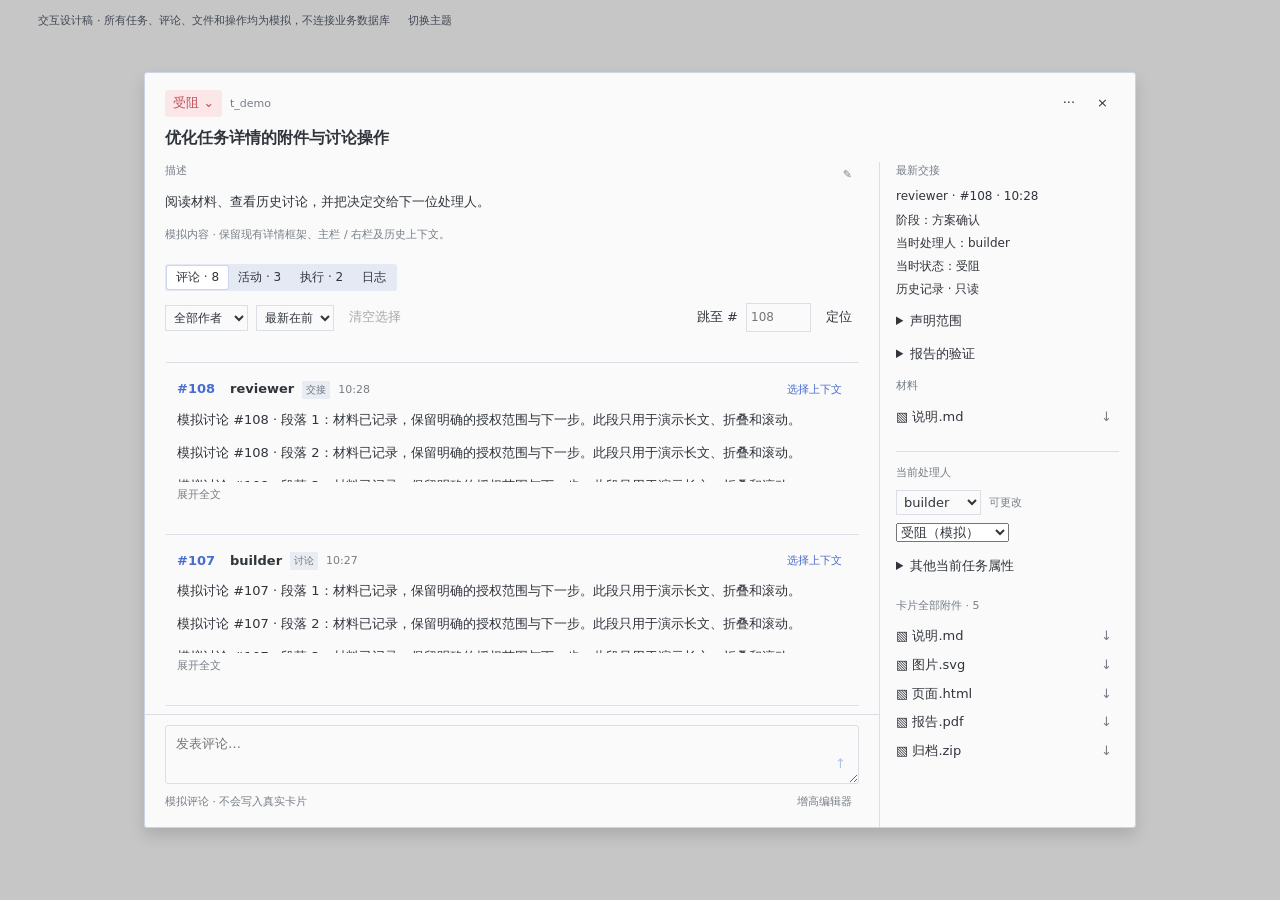
<file: openspec/changes/fix-kanban-discussion-interactions/visual/interaction.html>
<!doctype html>
<html lang="zh-CN"><meta charset="utf-8"><meta name="viewport" content="width=device-width,initial-scale=1"><title>任务详情 · 待确认交互稿</title>
<style>
:root{color-scheme:light;--bg:#fafafa;--text:#30343b;--muted:#777e87;--line:#dadfe7;--accent:#496dce;--soft:#edf2ff}*{box-sizing:border-box}body{margin:0;background:#c6c6c6;color:var(--text);font:13px/1.6 system-ui,sans-serif}button,input,select,textarea{font:inherit;color:inherit}button,select{cursor:pointer}button{border:0;background:transparent;padding:4px 7px}button:hover{background:#edf0f6}button:focus-visible,input:focus-visible,select:focus-visible,textarea:focus-visible{outline:2px solid var(--accent);outline-offset:2px}button:disabled{opacity:.4;cursor:default}.notice{position:fixed;top:8px;left:3vw;color:#414752;font-size:11px}.drawer{width:min(992px,94vw);height:min(84vh,864px);margin:8vh auto;background:var(--bg);border:1px solid #ccd4e8;border-radius:3px;box-shadow:0 8px 16px #0002;display:flex;flex-direction:column;overflow:hidden}header{padding:16px 20px 12px;flex:none}.meta{display:flex;align-items:center;gap:8px}.status{color:#be505b;background:#fce7e8;padding:3px 8px;border-radius:3px}.id,.quiet{color:var(--muted);font-size:11px}.spacer{flex:1}h1{font-size:16px;line-height:1.5;margin:8px 0 0;font-weight:600}.columns{display:flex;flex:1;min-height:0}.main{display:flex;flex-direction:column;min-width:0;flex:1;min-height:0}.scroll{overflow:auto;padding:0 20px 20px;flex:1;min-height:0}.label{color:var(--muted);font-size:11px;margin:0 0 8px}section{margin-bottom:20px}aside{width:256px;flex:none;border-left:1px solid var(--line);padding:0 16px 20px;overflow:auto}.tabs{display:flex;gap:1px;background:#e4e9f4;padding:2px;width:max-content;border-radius:3px;margin-bottom:12px}.tabs button{font-size:12px;padding:2px 9px}.tabs [aria-selected=true]{background:white;box-shadow:0 0 0 1px #ccd5ee;border-radius:2px}.toolbar{display:flex;gap:8px;align-items:center;flex-wrap:wrap;margin-bottom:12px}.toolbar select,.toolbar input{border:1px solid var(--line);background:var(--bg);padding:4px;width:auto;font-size:12px}.toolbar input{width:65px}.floor{border-top:1px solid var(--line);border-left:2px solid transparent;padding:12px 10px 14px;margin:0 0 12px;scroll-margin-top:12px;outline:none}.floor.selected{border-left-color:var(--accent);background:var(--soft)}.floor.located{outline:2px solid var(--accent);outline-offset:-2px}.floor-head{display:flex;align-items:center;gap:8px;margin-bottom:6px}.number{font-weight:600;font-variant-numeric:tabular-nums;color:var(--accent);padding-left:0}.tag{font-size:10px;background:#e9edf3;color:#6f7681;padding:1px 4px}.body{overflow:hidden;max-height:72px;overflow-wrap:anywhere}.body.open{max-height:none}.body p{margin:0 0 12px}.disclosure{font-size:11px;color:var(--muted);padding-left:0}.select-comment{margin-left:auto;color:var(--accent);font-size:11px}.composer{flex:none;border-top:1px solid var(--line);padding:10px 20px 12px;background:var(--bg)}.editor{position:relative}textarea{display:block;width:100%;min-height:42px;max-height:140px;resize:vertical;border:1px solid var(--line);border-radius:3px;background:transparent;padding:8px 42px 8px 10px}#send{position:absolute;right:6px;bottom:6px;color:var(--accent)}.composer-foot{display:flex;align-items:center;margin-top:5px;font-size:11px;color:var(--muted)}.attachment{display:flex;align-items:center;gap:3px}.filename{text-align:left;min-width:0;flex:1;overflow:hidden;text-overflow:ellipsis;white-space:nowrap;padding-left:0}.save{color:var(--muted)}.properties{border-top:1px solid var(--line);padding-top:12px}.assignment{display:flex;align-items:center;gap:8px}.assignment select{border:1px solid var(--line);background:transparent;padding:3px}details{margin:12px 0}summary{cursor:pointer}.context p{margin:4px 0;font-size:12px}.context code{font-size:11px;overflow-wrap:anywhere}#feedback{min-height:18px;color:var(--accent);font-size:11px}dialog{width:min(650px,90vw);border:1px solid var(--line);border-radius:4px;background:var(--bg);padding:18px}dialog::backdrop{background:#0005}dialog h2{margin:0 0 12px;font-size:16px}.dialog-actions{display:flex;justify-content:flex-end;gap:8px;margin-top:14px}.primary{color:var(--accent);background:var(--soft)}#previewBody{max-height:55vh;overflow:auto}#previewBody iframe{width:100%;height:40vh;border:0}#previewBody img{max-width:100%}#previewBody pre{white-space:pre-wrap}body.dark{--bg:#181b21;--text:#d7dce4;--muted:#949ba7;--line:#353c48;--accent:#91aaff;--soft:#222e48;background:#0d1016}.dark button:hover,.dark .tabs{background:#2a303c}.dark .tabs [aria-selected=true]{background:#393f4c}.dark .toolbar input,.dark .toolbar select{color-scheme:dark}.dark .tag{background:#303845;color:#bec6d2}@media(max-width:700px){.drawer{height:90dvh;margin:5dvh auto}.columns{display:flex;flex-direction:column;overflow:auto}.main{display:contents}.scroll{flex:none;overflow:visible;padding-bottom:8px}aside{width:100%;border-left:0;border-top:1px solid var(--line);padding:14px 20px;overflow:visible}.composer{order:2}.columns>.main>.composer{display:none}.drawer>.composer{display:block}.notice{font-size:10px;top:0}header{padding:12px 16px}.floor-head{flex-wrap:wrap}}@media(min-width:701px){.drawer>.composer{display:none}}@media(prefers-reduced-motion:reduce){*{scroll-behavior:auto!important}}
</style>
<body><div class="notice">交互设计稿 · 所有任务、评论、文件和操作均为模拟，不连接业务数据库　<button id="theme">切换主题</button></div>
<div class="drawer"><header><div class="meta"><span class="status">受阻 ⌄</span><span class="id">t_demo</span><span class="spacer"></span><button aria-label="任务操作">···</button><button aria-label="关闭详情" onclick="document.getElementById('feedback').textContent='演示：关闭详情；未操作真实卡片'">×</button></div><h1>优化任务详情的附件与讨论操作</h1></header><div class="columns"><main class="main"><div class="scroll" id="scroll"><section><div class="label">描述 <button style="float:right" aria-label="编辑描述" onclick="document.getElementById('feedback').textContent='演示：保留现有描述编辑，不改本次范围'">✎</button></div><p>阅读材料、查看历史讨论，并把决定交给下一位处理人。</p><p class="quiet">模拟内容 · 保留现有详情框架、主栏 / 右栏及历史上下文。</p></section><div class="tabs" role="tablist"><button role="tab" aria-selected="true" data-tab="comments">评论 · 8</button><button role="tab" aria-selected="false" data-tab="activity">活动 · 3</button><button role="tab" aria-selected="false" data-tab="runs">执行 · 2</button><button role="tab" aria-selected="false" data-tab="log">日志</button></div><div id="discussion"><div class="toolbar"><select id="author" aria-label="作者筛选"><option value="">全部作者</option><option>builder</option><option>reviewer</option></select><select id="order" aria-label="评论排序"><option value="newest">最新在前</option><option value="oldest">最早在前</option></select><button id="clear">清空选择</button><span class="spacer"></span><label for="jump">跳至 #</label><input id="jump" type="number" min="1" placeholder="108"><button id="go">定位</button></div><div id="feedback" role="status" aria-live="polite"></div><div id="floors"></div></div><section id="other" hidden></section></div><div class="composer" id="wideComposer"></div></main><aside><section class="context"><div class="label" id="contextTitle">最新交接</div><p id="contextWho">reviewer · #108 · 10:28</p><p>阶段：方案确认</p><p>当时处理人：builder</p><p>当时状态：受阻</p><p>历史记录 · 只读</p><details><summary>声明范围</summary><p>仅模拟交互，不代表允许实现或发布。</p></details><details><summary>报告的验证</summary><p>本稿只验证设计行为，不是产品验收。</p></details><div class="label">材料</div><div class="attachment"><button class="filename" data-file="说明.md">▧ 说明.md</button><button class="save" data-save="说明.md" aria-label="保存 说明.md">↓</button></div></section><section class="properties"><div class="label">当前处理人</div><div class="assignment"><select id="assignee" aria-label="当前处理人"><option>builder</option><option>reviewer</option></select><span class="quiet">可更改</span></div><select id="demoStatus" aria-label="模拟卡片状态" style="margin-top:8px"><option value="blocked">受阻（模拟）</option><option value="running">处理中（模拟）</option></select><details><summary>其他当前任务属性</summary><p>优先级：普通</p><p class="quiet">工作目录：/模拟/工作目录</p><p>模型：按处理人默认设置</p></details></section><section><div class="label">卡片全部附件 · 5</div><div id="files"></div></section></aside></div><div class="composer" id="narrowComposer"></div></div>
<dialog id="preview"><div class="meta"><h2 id="previewTitle"></h2><span class="spacer"></span><button id="closePreview" aria-label="关闭预览">×</button></div><div id="previewBody"></div><div class="dialog-actions"><button id="failPreview">模拟读取失败</button><button id="retryPreview" hidden>重试</button><button id="savePreview">另存为</button></div></dialog>
<dialog id="confirm"><h2>目标被筛选隐藏</h2><p>显示全部作者后定位，不更改已选上下文。</p><div class="dialog-actions"><button id="cancelConfirm">取消</button><button class="primary" id="acceptConfirm">显示全部并定位</button></div></dialog>
<script>
const $=s=>document.querySelector(s);let selected=null,expanded=new Set(),target=null,currentFile='',previousAssignee='builder',confirmation=null;
const comments=Array.from({length:8},(_,i)=>({id:101+i,author:i%2?'reviewer':'builder',body:Array.from({length:14},(_,n)=>`<p>模拟讨论 #${101+i} · 段落 ${n+1}：材料已记录，保留明确的授权范围与下一步。此段只用于演示长文、折叠和滚动。</p>`).join('')}));
function render(){const rows=comments.filter(c=>!$('#author').value||c.author===$('#author').value).sort((a,b)=>$('#order').value==='oldest'?a.id-b.id:b.id-a.id);$('#floors').innerHTML=rows.map(c=>`<article class="floor ${selected===c.id?'selected':''}" data-id="${c.id}" tabindex="-1"><div class="floor-head"><button class="number" data-locate="${c.id}" aria-label="定位楼层 ${c.id}">#${c.id}</button><strong>${c.author}</strong><span class="tag">${c.id===108?'交接':'讨论'}</span><span class="quiet">10:${c.id-80}</span><button class="select-comment" data-select="${c.id}" aria-pressed="${selected===c.id}">${selected===c.id?'已选上下文':'选择上下文'}</button></div><div id="body-${c.id}" class="body ${expanded.has(c.id)?'open':''}">${c.body}</div><button class="disclosure" data-toggle="${c.id}" aria-controls="body-${c.id}" aria-expanded="${expanded.has(c.id)}">${expanded.has(c.id)?'收起':'展开全文'}</button></article>`).join('');$('#clear').disabled=selected===null;$('#contextTitle').textContent=selected?'所选上下文':'最新交接';const c=comments.find(c=>c.id===(selected||108));$('#contextWho').textContent=`${c.author} · #${c.id} · 10:${c.id-80}`}
function locate(id){const c=comments.find(c=>c.id===id);if(!c){$('#feedback').textContent=`没有 #${id}，检查编号后重试`;return}if($('#author').value&&$('#author').value!==c.author){target=id;$('#confirm h2').textContent=`#${id} 被筛选隐藏`;$('#confirm p').textContent='显示全部作者后定位，不更改已选上下文。';$('#acceptConfirm').textContent='显示全部并定位';confirmation=()=>{$('#author').value='';locate(id)};$('#confirm').showModal();return}expanded.add(id);showTab('comments');render();const row=$(`[data-id="${id}"]`);row.classList.add('located');row.scrollIntoView({block:'start',behavior:'instant'});row.focus({preventScroll:true});$('#feedback').textContent=`已定位 #${id}`}
$('#floors').onclick=e=>{const b=e.target.closest('button');if(!b)return;if(b.dataset.toggle){const id=+b.dataset.toggle;expanded.has(id)?expanded.delete(id):expanded.add(id);const body=$('#body-'+id);body.classList.toggle('open',expanded.has(id));b.textContent=expanded.has(id)?'收起':'展开全文';b.setAttribute('aria-expanded',expanded.has(id));return}if(b.dataset.select){selected=selected===+b.dataset.select?null:+b.dataset.select;render()}if(b.dataset.locate)locate(+b.dataset.locate)};
$('#author').onchange=()=>{if(selected&&comments.find(c=>c.id===selected).author!==$('#author').value&&$('#author').value)selected=null;render()};$('#order').onchange=render;$('#clear').onclick=()=>{selected=null;render()};$('#go').onclick=()=>locate(+$('#jump').value);$('#jump').onkeydown=e=>{if(e.key==='Enter')locate(+$('#jump').value)};$('#cancelConfirm').onclick=()=>{$('#confirm').close();$('#assignee').value=previousAssignee};$('#acceptConfirm').onclick=()=>{$('#confirm').close();confirmation?.()};$('#confirm').addEventListener('cancel',()=>{$('#assignee').value=previousAssignee});
function showTab(tab){document.querySelectorAll('[data-tab]').forEach(b=>b.setAttribute('aria-selected',b.dataset.tab===tab));$('#discussion').hidden=tab!=='comments';$('#other').hidden=tab==='comments';$('#other').textContent={activity:'模拟活动：创建 → 请求批准 → 等待决定',runs:'模拟执行：2 次记录。保留现有运行信息。',log:'模拟日志：只在查看时读取；此稿无真实请求。'}[tab]||''}document.querySelectorAll('[data-tab]').forEach(b=>b.onclick=()=>showTab(b.dataset.tab));
const names=['说明.md','图片.svg','页面.html','报告.pdf','归档.zip'];$('#files').innerHTML=names.map(n=>`<div class="attachment"><button class="filename" data-file="${n}">▧ ${n}</button><button class="save" data-save="${n}" aria-label="保存 ${n}">↓</button></div>`).join('');
function data(n){return n.endsWith('.svg')?'<svg xmlns="http://www.w3.org/2000/svg" width="360" height="180"><rect width="360" height="180" fill="#edf2ff"/><text x="30" y="90" font-size="22">模拟图片附件</text></svg>':n.endsWith('.html')?'<!doctype html><meta charset="utf-8"><h1>模拟 HTML 附件</h1><p>本演示预览不执行文件脚本、不访问网络。</p>':'模拟附件材料，仅供设计演示，不是真实 PDF / ZIP 文件。'}
function save(n){const blob=new Blob([data(n)],{type:n.endsWith('.svg')?'image/svg+xml':n.endsWith('.html')?'text/html':'text/plain'});const url=URL.createObjectURL(blob);const a=document.createElement('a');a.href=url;a.download=n.endsWith('.pdf')||n.endsWith('.zip')?n+'.模拟.txt':n;a.click();setTimeout(()=>URL.revokeObjectURL(url),1000);$('#feedback').textContent='模拟保存已请求；是否保存或取消由浏览器决定'}
function openFile(n){currentFile=n;$('#previewTitle').textContent=n+' · 模拟附件';$('#retryPreview').hidden=true;$('#previewBody').replaceChildren();if(n.endsWith('.html')){const f=document.createElement('iframe');f.setAttribute('sandbox','');f.srcdoc='<meta http-equiv="Content-Security-Policy" content="default-src \'none\'; style-src \'unsafe-inline\'">'+data(n);$('#previewBody').append(f)}else if(n.endsWith('.svg')){const im=document.createElement('img');im.alt='模拟图片附件';im.src='data:image/svg+xml,'+encodeURIComponent(data(n));$('#previewBody').append(im)}else{const p=document.createElement('pre');p.textContent=n.endsWith('.pdf')?'模拟 PDF 预览位置；真实产品将复用已有 PDF 阅读器，此稿不伪造 PDF 成功。':n.endsWith('.zip')?'此类型不能预览。可选择另存为；不会自动打开系统程序。':'# 模拟说明\n\n材料只用于确认交互，不代表产品已实现。';$('#previewBody').append(p)}if(!$('#preview').open)$('#preview').showModal()}
document.addEventListener('click',e=>{const b=e.target.closest('button');if(b?.dataset.file)openFile(b.dataset.file);if(b?.dataset.save)save(b.dataset.save)});$('#closePreview').onclick=()=>$('#preview').close();$('#savePreview').onclick=()=>save(currentFile);$('#failPreview').onclick=()=>{$('#previewBody').textContent='读取失败（模拟）。可以重试或关闭，原讨论位置仍保留。';$('#retryPreview').hidden=false};$('#retryPreview').onclick=()=>openFile(currentFile);
$('#assignee').onchange=()=>{const next=$('#assignee').value;const apply=()=>{previousAssignee=next;$('#feedback').textContent=`模拟分配给 ${next}；不改变真实任务和批准范围`};if($('#demoStatus').value==='running'){$('#confirm h2').textContent='停止当前处理并重新分配？';$('#confirm p').textContent='这不是预约下一阶段：当前处理将停止，之后仍按任务规则安排。';$('#acceptConfirm').textContent='停止并重新分配';confirmation=apply;$('#confirm').showModal()}else apply()};$('#theme').onclick=()=>document.body.classList.toggle('dark');
let draft='';function composerMarkup(){return '<div class="editor"><textarea aria-label="发表评论" placeholder="发表评论…"></textarea><button aria-label="发表模拟评论" class="sendButton" style="position:absolute;right:6px;bottom:6px;color:var(--accent)" disabled>↑</button></div><div class="composer-foot"><span>模拟评论 · 不会写入真实卡片</span><span class="spacer"></span><button class="grow">增高编辑器</button></div>'}['wideComposer','narrowComposer'].forEach(id=>{const c=$('#'+id);c.innerHTML=composerMarkup();c.querySelector('textarea').oninput=e=>{draft=e.target.value;document.querySelectorAll('textarea').forEach(t=>{if(t!==e.target)t.value=draft});document.querySelectorAll('.sendButton').forEach(b=>b.disabled=!draft.trim())};c.querySelector('.grow').onclick=()=>document.querySelectorAll('textarea').forEach(t=>t.style.height=t.style.height==='140px'?'42px':'140px');c.querySelector('.sendButton').onclick=()=>{if(!draft.trim())return;$('#feedback').textContent='模拟发表成功；不连接数据库';draft='';document.querySelectorAll('textarea').forEach(t=>t.value='');document.querySelectorAll('.sendButton').forEach(b=>b.disabled=true)}});render();
</script></body></html>
</file>
